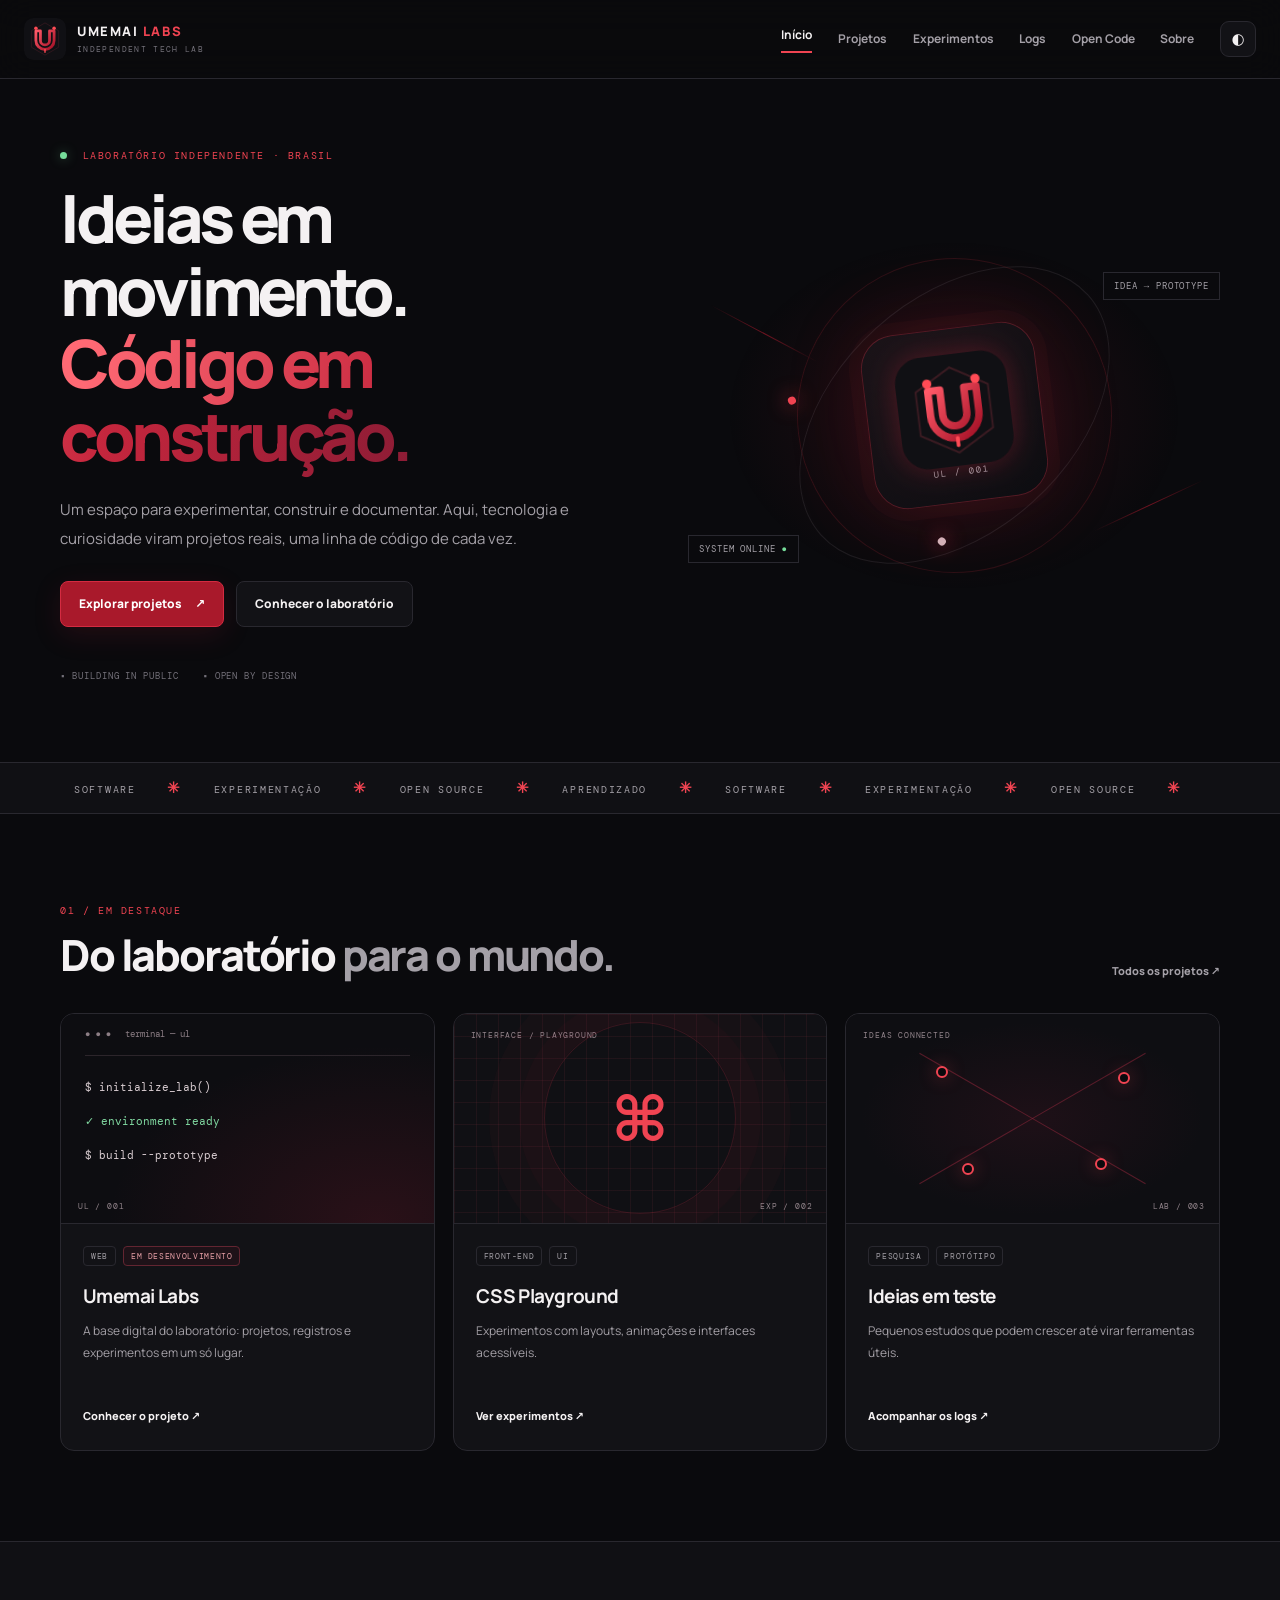
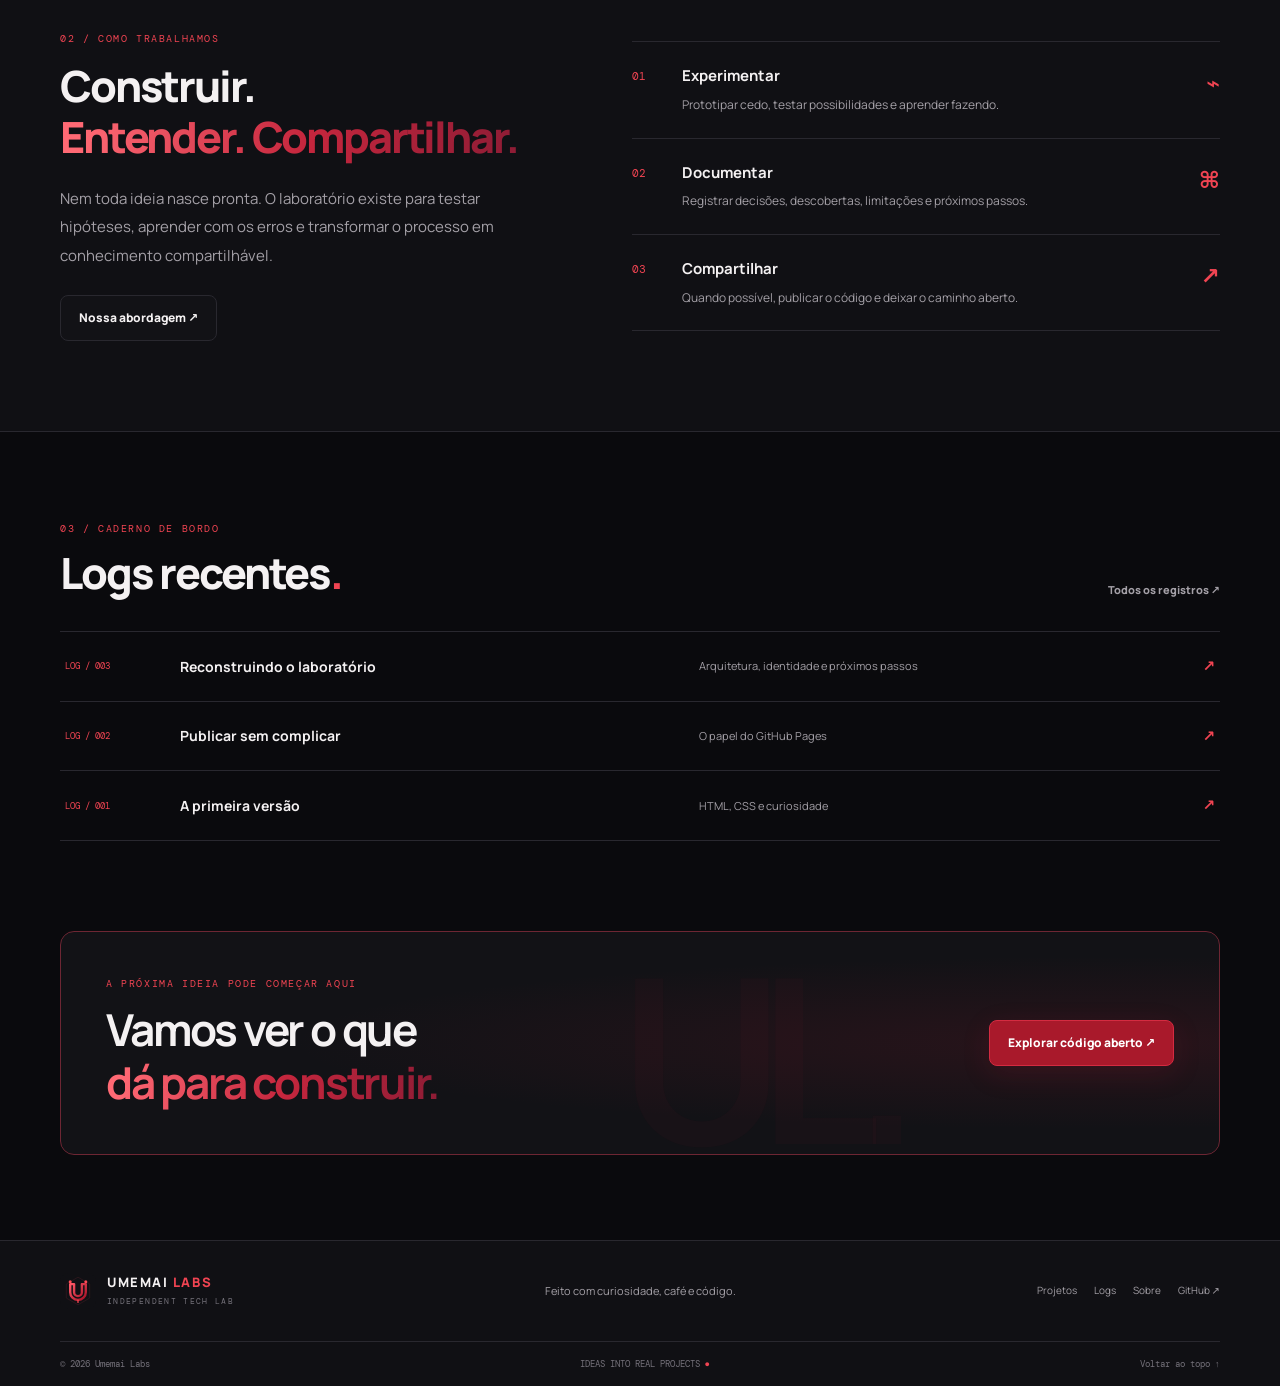
<file: index.html>
<!doctype html>
<html lang="pt-BR"><head>
<meta charset="utf-8"><meta name="viewport" content="width=device-width, initial-scale=1">
<meta name="theme-color" content="#0a0a0d"><meta name="description" content="Umemai Labs: laboratório independente de tecnologia, experimentos e projetos reais.">
<meta property="og:title" content="Umemai Labs | Ideias em movimento"><meta property="og:description" content="Tecnologia, experimentação e projetos reais.">
<title>Umemai Labs — Ideias em movimento</title><link rel="icon" href="assets/logo.svg" type="image/svg+xml"><link rel="stylesheet" href="assets/css/styles.css"><script src="assets/js/main.js" defer></script>
</head><body><a class="skip-link" href="#conteudo">Pular para o conteúdo</a>
<header class="site-header"><div class="header-inner"><a class="brand" href="index.html"><img src="assets/logo.svg" alt="" width="42" height="42"><span>UMEMAI<span class="red"> LABS</span><small>INDEPENDENT TECH LAB</small></span></a><button class="menu-toggle" aria-expanded="false" aria-controls="site-nav" aria-label="Abrir menu"><i></i><i></i><i></i></button><nav id="site-nav" class="site-nav" aria-label="Navegação principal"><a class="active" href="index.html">Início</a><a href="projects.html">Projetos</a><a href="experiments.html">Experimentos</a><a href="logs.html">Logs</a><a href="open-code.html">Open Code</a><a href="about.html">Sobre</a><button class="theme-toggle" aria-label="Alternar tema" title="Alternar tema">◐</button></nav></div></header>
<main id="conteudo">
<section class="hero container"><div class="hero-copy"><p class="eyebrow"><span class="dot"></span> LABORATÓRIO INDEPENDENTE · BRASIL</p><h1>Ideias em movimento.<br><span class="gradient">Código em construção.</span></h1><p class="lede">Um espaço para experimentar, construir e documentar. Aqui, tecnologia e curiosidade viram projetos reais, uma linha de código de cada vez.</p><div class="actions"><a class="btn primary" href="projects.html">Explorar projetos <span>↗</span></a><a class="btn ghost" href="about.html">Conhecer o laboratório</a></div><div class="meta"><span>▪ BUILDING IN PUBLIC</span><span>▪ OPEN BY DESIGN</span></div></div>
<div class="hero-art" aria-label="Ilustração abstrata de circuitos"><div class="orbit one"></div><div class="orbit two"></div><div class="core"><img src="assets/logo.svg" alt="" width="112" height="112"><span>UL / 001</span></div><span class="art-label top">IDEA → PROTOTYPE</span><span class="art-label bottom">SYSTEM ONLINE <b>●</b></span><i class="circuit ca"></i><i class="circuit cb"></i></div></section>
<div class="ticker"><div>SOFTWARE <b>✳</b> EXPERIMENTAÇÃO <b>✳</b> OPEN SOURCE <b>✳</b> APRENDIZADO <b>✳</b> SOFTWARE <b>✳</b> EXPERIMENTAÇÃO <b>✳</b> OPEN SOURCE <b>✳</b></div></div>
<section class="section container"><div class="section-heading"><div><p class="eyebrow">01 / EM DESTAQUE</p><h2>Do laboratório <span class="muted">para o mundo.</span></h2></div><a class="text-link" href="projects.html">Todos os projetos ↗</a></div>
<div class="project-grid">
<article class="project-card"><div class="visual terminal"><div class="window">● ● ● <span>terminal — ul</span></div><p>$ initialize_lab()</p><p class="green">✓ environment ready</p><p>$ build --prototype</p><small>UL / 001</small></div><div class="project-info"><div class="tags"><span>WEB</span><span class="status">EM DESENVOLVIMENTO</span></div><h3>Umemai Labs</h3><p>A base digital do laboratório: projetos, registros e experimentos em um só lugar.</p><a class="card-link" href="about.html">Conhecer o projeto ↗</a></div></article>
<article class="project-card"><div class="visual grid-art"><strong>⌘</strong><small>INTERFACE / PLAYGROUND</small><em>EXP / 002</em></div><div class="project-info"><div class="tags"><span>FRONT-END</span><span>UI</span></div><h3>CSS Playground</h3><p>Experimentos com layouts, animações e interfaces acessíveis.</p><a class="card-link" href="experiments.html">Ver experimentos ↗</a></div></article>
<article class="project-card"><div class="visual network"><i></i><i></i><i></i><i></i><small>IDEAS CONNECTED</small><em>LAB / 003</em></div><div class="project-info"><div class="tags"><span>PESQUISA</span><span>PROTÓTIPO</span></div><h3>Ideias em teste</h3><p>Pequenos estudos que podem crescer até virar ferramentas úteis.</p><a class="card-link" href="logs.html">Acompanhar os logs ↗</a></div></article>
</div></section>
<section class="section alt"><div class="container split"><div><p class="eyebrow">02 / COMO TRABALHAMOS</p><h2>Construir.<br><span class="gradient">Entender. Compartilhar.</span></h2><p class="lede">Nem toda ideia nasce pronta. O laboratório existe para testar hipóteses, aprender com os erros e transformar o processo em conhecimento compartilhável.</p><a class="btn ghost" href="about.html">Nossa abordagem ↗</a></div><div class="principles"><article><span>01</span><div><h3>Experimentar</h3><p>Prototipar cedo, testar possibilidades e aprender fazendo.</p></div><b>⌁</b></article><article><span>02</span><div><h3>Documentar</h3><p>Registrar decisões, descobertas, limitações e próximos passos.</p></div><b>⌘</b></article><article><span>03</span><div><h3>Compartilhar</h3><p>Quando possível, publicar o código e deixar o caminho aberto.</p></div><b>↗</b></article></div></div></section>
<section class="section container"><div class="section-heading"><div><p class="eyebrow">03 / CADERNO DE BORDO</p><h2>Logs recentes<span class="red">.</span></h2></div><a class="text-link" href="logs.html">Todos os registros ↗</a></div><div class="log-list"><a class="log-row" href="logs.html#log-03"><span>LOG / 003</span><strong>Reconstruindo o laboratório</strong><small>Arquitetura, identidade e próximos passos</small><b>↗</b></a><a class="log-row" href="logs.html#log-02"><span>LOG / 002</span><strong>Publicar sem complicar</strong><small>O papel do GitHub Pages</small><b>↗</b></a><a class="log-row" href="logs.html#log-01"><span>LOG / 001</span><strong>A primeira versão</strong><small>HTML, CSS e curiosidade</small><b>↗</b></a></div></section>
<section class="container cta"><div><p class="eyebrow">A PRÓXIMA IDEIA PODE COMEÇAR AQUI</p><h2>Vamos ver o que<br><span class="gradient">dá para construir.</span></h2></div><a class="btn primary" href="open-code.html">Explorar código aberto ↗</a><b class="watermark">UL.</b></section>
</main><footer class="footer"><div class="container footer-main"><a class="brand" href="index.html"><img src="assets/logo.svg" alt="" width="36" height="36"><span>UMEMAI<span class="red"> LABS</span><small>INDEPENDENT TECH LAB</small></span></a><p>Feito com curiosidade, café e código.</p><div class="footer-links"><a href="projects.html">Projetos</a><a href="logs.html">Logs</a><a href="about.html">Sobre</a><a href="https://github.com/HastianTorres/Umemai-Labs" target="_blank" rel="noopener noreferrer">GitHub ↗</a></div></div><div class="container footer-bottom"><span>© <span data-year>2026</span> Umemai Labs</span><span>IDEAS INTO REAL PROJECTS <b>●</b></span><a href="#conteudo">Voltar ao topo ↑</a></div></footer></body></html>
</file>
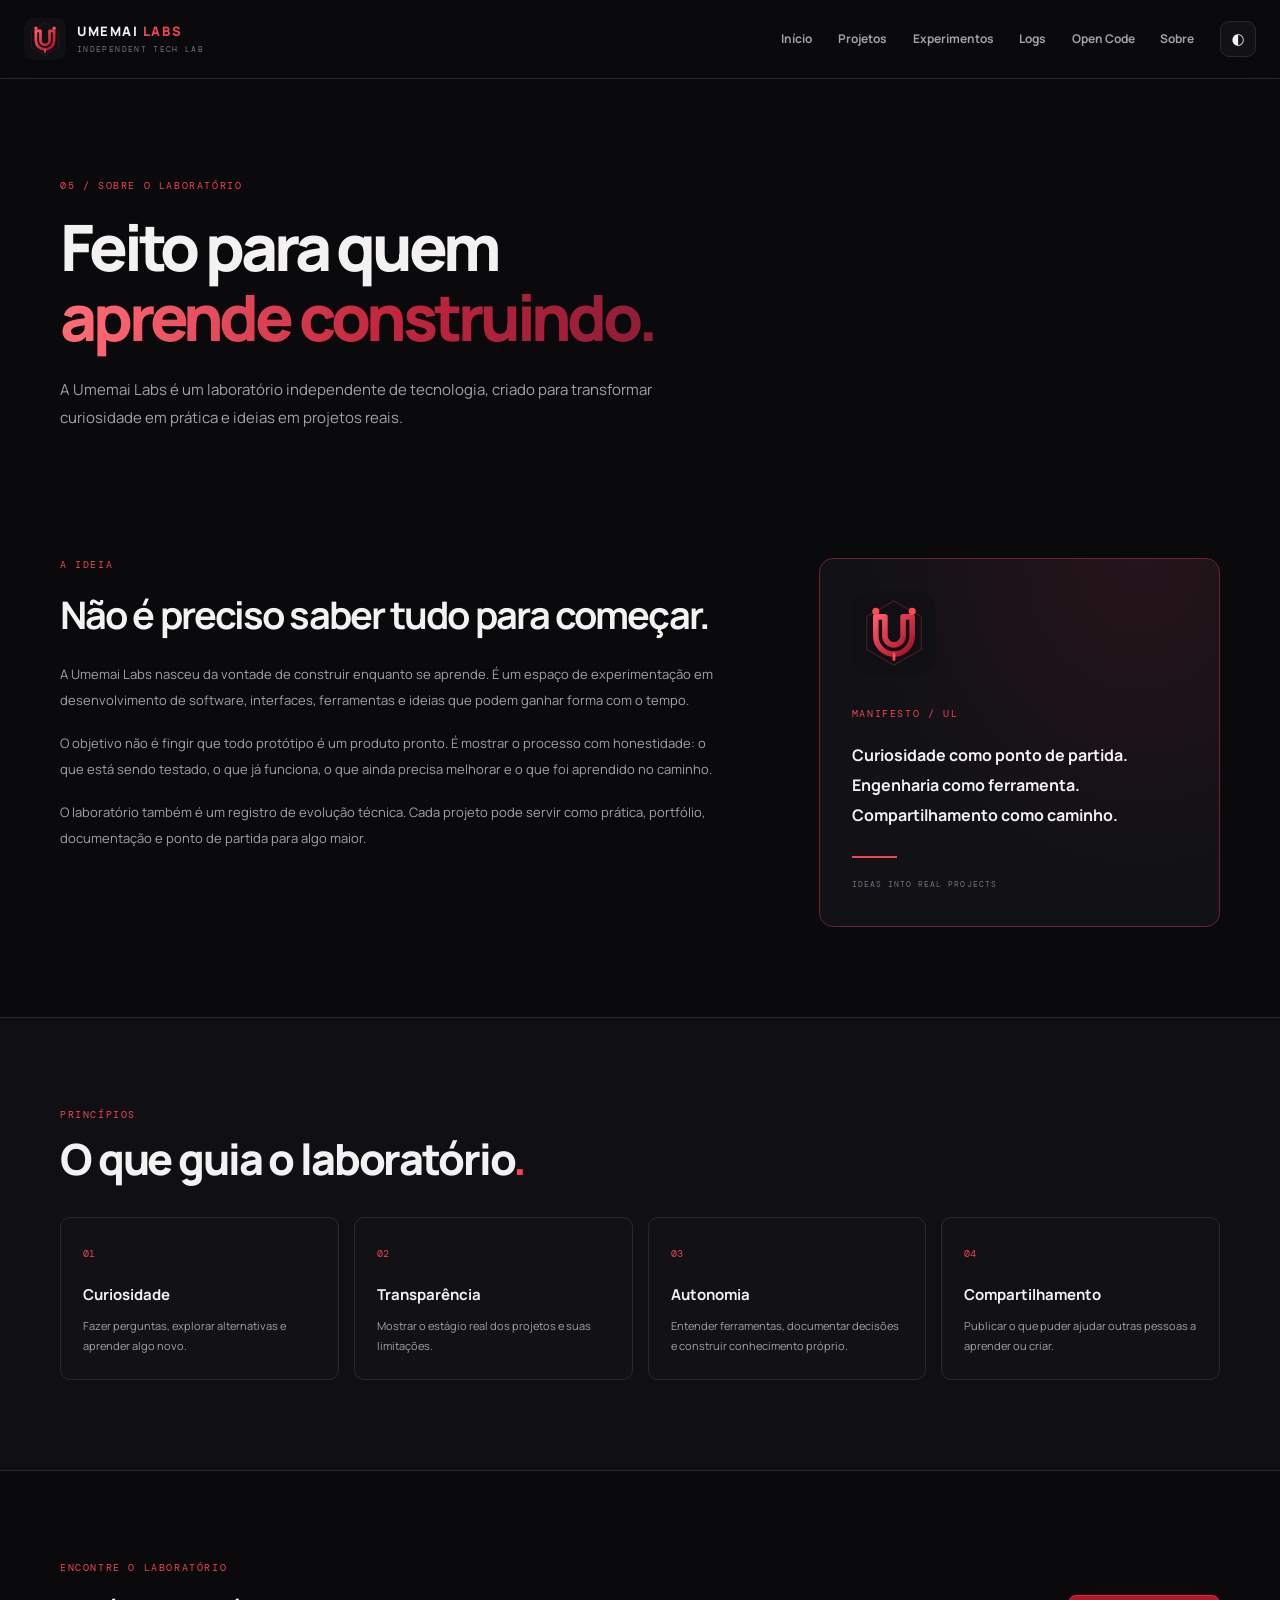
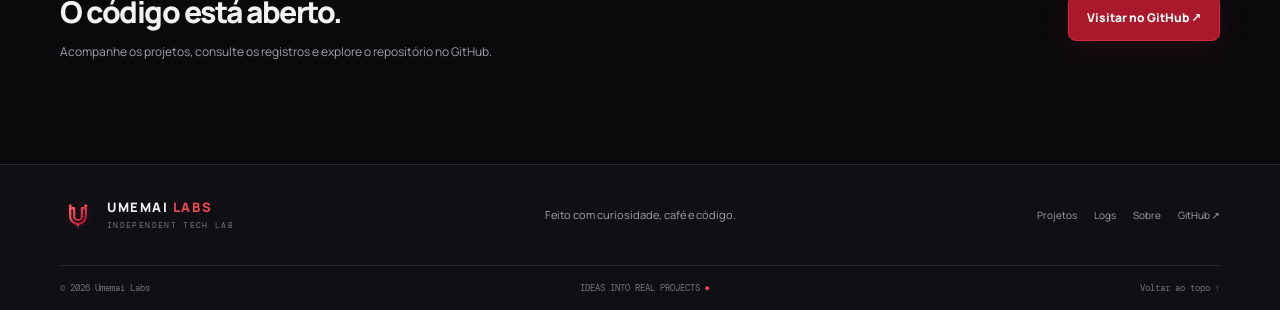
<file: about.html>
<!doctype html><html lang="pt-BR"><head><meta charset="utf-8"><meta name="viewport" content="width=device-width, initial-scale=1"><meta name="description" content="Conheça a proposta, os princípios e a história da Umemai Labs."><title>Sobre — Umemai Labs</title><link rel="icon" href="assets/logo.svg" type="image/svg+xml"><link rel="stylesheet" href="assets/css/styles.css"><script src="assets/js/main.js" defer></script></head><body><a class="skip-link" href="#conteudo">Pular para o conteúdo</a><header class="site-header"><div class="header-inner"><a class="brand" href="index.html"><img src="assets/logo.svg" alt="" width="42" height="42"><span>UMEMAI<span class="red"> LABS</span><small>INDEPENDENT TECH LAB</small></span></a><button class="menu-toggle" aria-expanded="false" aria-controls="site-nav" aria-label="Abrir menu"><i></i><i></i><i></i></button><nav id="site-nav" class="site-nav" aria-label="Navegação principal"><a href="index.html">Início</a><a href="projects.html">Projetos</a><a href="experiments.html">Experimentos</a><a href="logs.html">Logs</a><a href="open-code.html">Open Code</a><a href="about.html">Sobre</a><button class="theme-toggle" aria-label="Alternar tema" title="Alternar tema">◐</button></nav></div></header><main id="conteudo"><section class="page-hero container"><p class="eyebrow">05 / SOBRE O LABORATÓRIO</p><h1>Feito para quem<br><span class="gradient">aprende construindo.</span></h1><p>A Umemai Labs é um laboratório independente de tecnologia, criado para transformar curiosidade em prática e ideias em projetos reais.</p></section><section class="container section about-layout"><div><p class="eyebrow">A IDEIA</p><h2>Não é preciso saber tudo para começar.</h2><p>A Umemai Labs nasceu da vontade de construir enquanto se aprende. É um espaço de experimentação em desenvolvimento de software, interfaces, ferramentas e ideias que podem ganhar forma com o tempo.</p><p>O objetivo não é fingir que todo protótipo é um produto pronto. É mostrar o processo com honestidade: o que está sendo testado, o que já funciona, o que ainda precisa melhorar e o que foi aprendido no caminho.</p><p>O laboratório também é um registro de evolução técnica. Cada projeto pode servir como prática, portfólio, documentação e ponto de partida para algo maior.</p></div><aside class="manifesto"><img src="assets/logo.svg" alt="" width="84" height="84"><p class="eyebrow">MANIFESTO / UL</p><blockquote>Curiosidade como ponto de partida.<br>Engenharia como ferramenta.<br>Compartilhamento como caminho.</blockquote><hr><small>IDEAS INTO REAL PROJECTS</small></aside></section><section class="section alt"><div class="container"><div class="section-heading"><div><p class="eyebrow">PRINCÍPIOS</p><h2>O que guia o laboratório<span class="red">.</span></h2></div></div><div class="values"><article><span>01</span><h3>Curiosidade</h3><p>Fazer perguntas, explorar alternativas e aprender algo novo.</p></article><article><span>02</span><h3>Transparência</h3><p>Mostrar o estágio real dos projetos e suas limitações.</p></article><article><span>03</span><h3>Autonomia</h3><p>Entender ferramentas, documentar decisões e construir conhecimento próprio.</p></article><article><span>04</span><h3>Compartilhamento</h3><p>Publicar o que puder ajudar outras pessoas a aprender ou criar.</p></article></div></div></section><section class="container section contact"><div><p class="eyebrow">ENCONTRE O LABORATÓRIO</p><h2>O código está aberto.</h2><p>Acompanhe os projetos, consulte os registros e explore o repositório no GitHub.</p></div><a class="btn primary" href="https://github.com/HastianTorres/Umemai-Labs" target="_blank" rel="noopener noreferrer">Visitar no GitHub ↗</a></section></main><footer class="footer"><div class="container footer-main"><a class="brand" href="index.html"><img src="assets/logo.svg" alt="" width="36" height="36"><span>UMEMAI<span class="red"> LABS</span><small>INDEPENDENT TECH LAB</small></span></a><p>Feito com curiosidade, café e código.</p><div class="footer-links"><a href="projects.html">Projetos</a><a href="logs.html">Logs</a><a href="about.html">Sobre</a><a href="https://github.com/HastianTorres/Umemai-Labs" target="_blank" rel="noopener noreferrer">GitHub ↗</a></div></div><div class="container footer-bottom"><span>© <span data-year>2026</span> Umemai Labs</span><span>IDEAS INTO REAL PROJECTS <b>●</b></span><a href="#conteudo">Voltar ao topo ↑</a></div></footer></body></html>
</file>
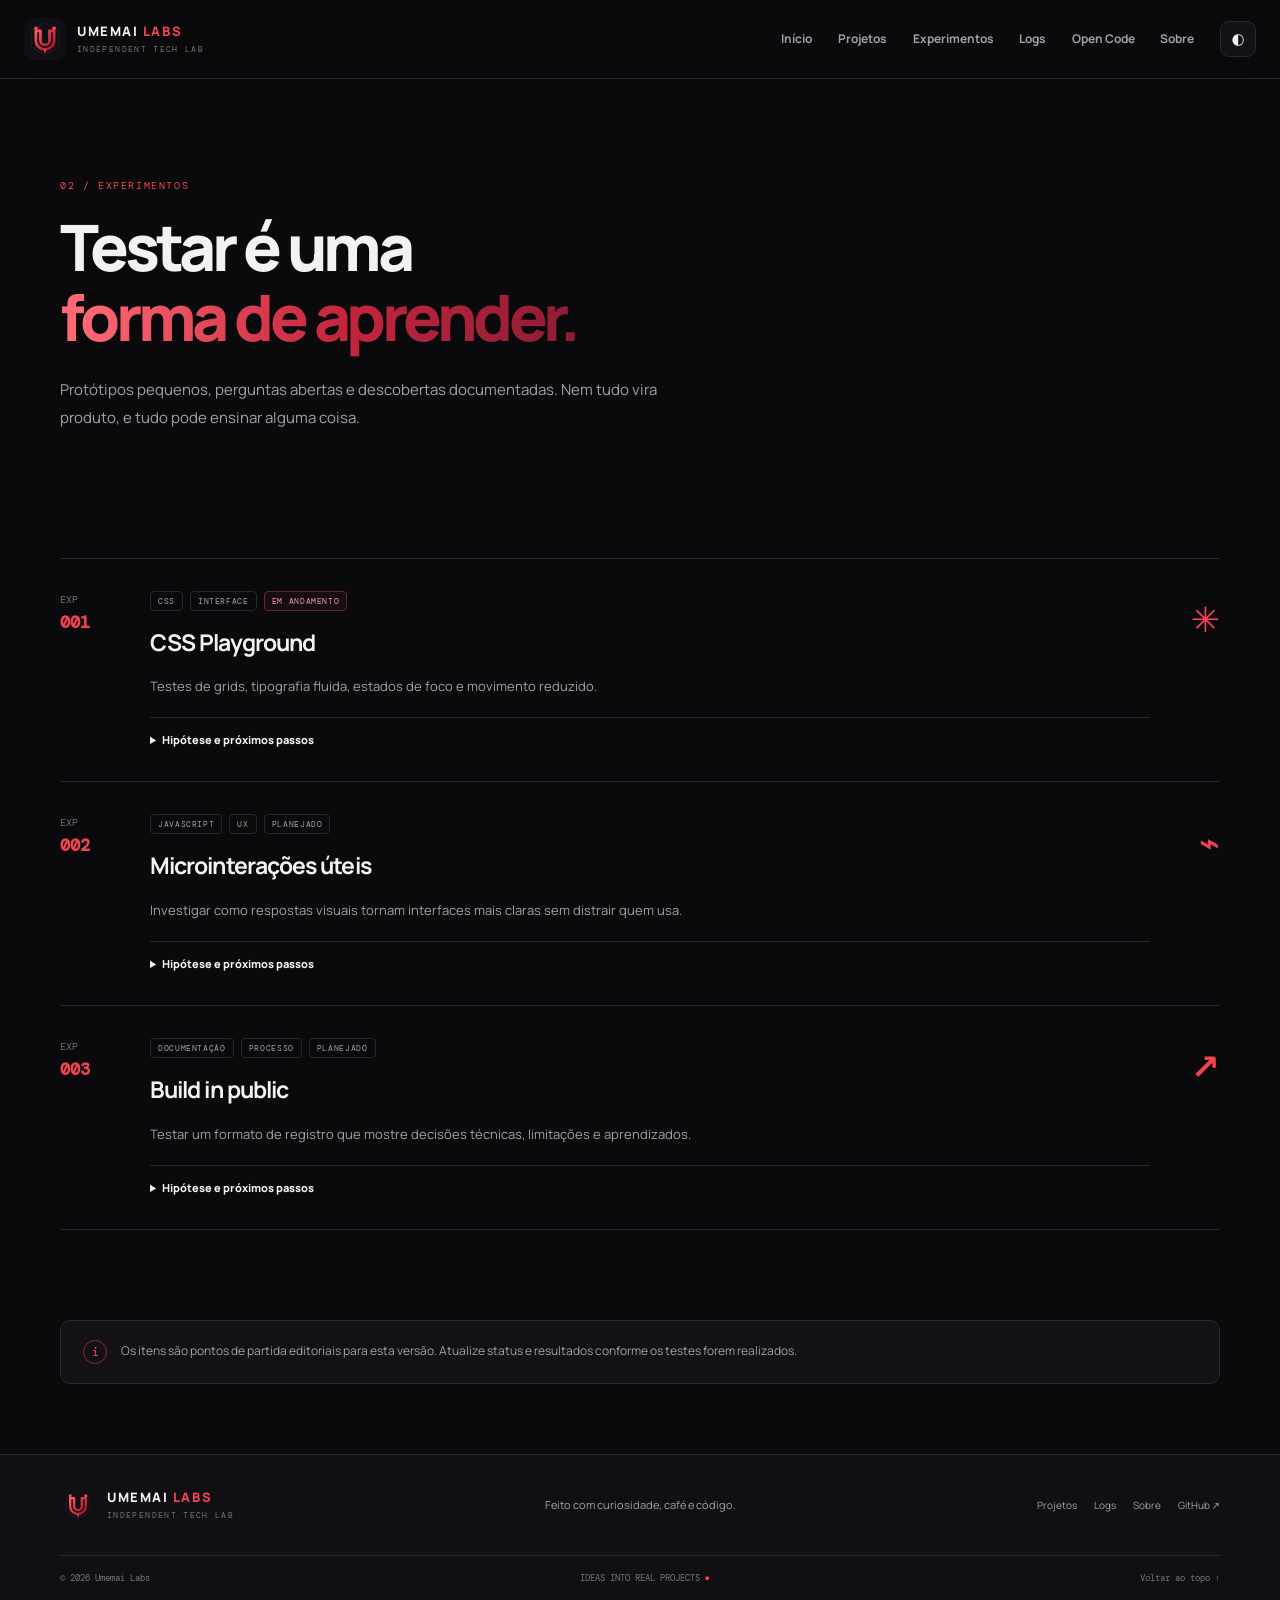
<file: experiments.html>
<!doctype html><html lang="pt-BR"><head><meta charset="utf-8"><meta name="viewport" content="width=device-width, initial-scale=1"><meta name="description" content="Experimentos de desenvolvimento e estudos da Umemai Labs."><title>Experimentos — Umemai Labs</title><link rel="icon" href="assets/logo.svg" type="image/svg+xml"><link rel="stylesheet" href="assets/css/styles.css"><script src="assets/js/main.js" defer></script></head><body><a class="skip-link" href="#conteudo">Pular para o conteúdo</a><header class="site-header"><div class="header-inner"><a class="brand" href="index.html"><img src="assets/logo.svg" alt="" width="42" height="42"><span>UMEMAI<span class="red"> LABS</span><small>INDEPENDENT TECH LAB</small></span></a><button class="menu-toggle" aria-expanded="false" aria-controls="site-nav" aria-label="Abrir menu"><i></i><i></i><i></i></button><nav id="site-nav" class="site-nav" aria-label="Navegação principal"><a href="index.html">Início</a><a href="projects.html">Projetos</a><a href="experiments.html">Experimentos</a><a href="logs.html">Logs</a><a href="open-code.html">Open Code</a><a href="about.html">Sobre</a><button class="theme-toggle" aria-label="Alternar tema" title="Alternar tema">◐</button></nav></div></header><main id="conteudo"><section class="page-hero container"><p class="eyebrow">02 / EXPERIMENTOS</p><h1>Testar é uma<br><span class="gradient">forma de aprender.</span></h1><p>Protótipos pequenos, perguntas abertas e descobertas documentadas. Nem tudo vira produto, e tudo pode ensinar alguma coisa.</p></section><section class="container section"><div class="experiment-list">
<article class="experiment"><div class="exp-index">EXP<br><strong>001</strong></div><div><div class="tags"><span>CSS</span><span>INTERFACE</span><span class="status">EM ANDAMENTO</span></div><h2>CSS Playground</h2><p>Testes de grids, tipografia fluida, estados de foco e movimento reduzido.</p><details><summary>Hipótese e próximos passos</summary><p>Hipótese: componentes consistentes reduzem retrabalho. Próximos passos: experimentar cartões, navegação mobile e tokens de design.</p></details></div><b class="exp-mark">✳</b></article>
<article class="experiment"><div class="exp-index">EXP<br><strong>002</strong></div><div><div class="tags"><span>JAVASCRIPT</span><span>UX</span><span>PLANEJADO</span></div><h2>Microinterações úteis</h2><p>Investigar como respostas visuais tornam interfaces mais claras sem distrair quem usa.</p><details><summary>Hipótese e próximos passos</summary><p>Hipótese: feedback claro torna ações previsíveis. Próximos passos: prototipar estados de carregamento, mensagens de sucesso e validação acessível.</p></details></div><b class="exp-mark">⌁</b></article>
<article class="experiment"><div class="exp-index">EXP<br><strong>003</strong></div><div><div class="tags"><span>DOCUMENTAÇÃO</span><span>PROCESSO</span><span>PLANEJADO</span></div><h2>Build in public</h2><p>Testar um formato de registro que mostre decisões técnicas, limitações e aprendizados.</p><details><summary>Hipótese e próximos passos</summary><p>Hipótese: documentar enquanto se constrói melhora a manutenção. Próximos passos: manter logs datados e relacioná-los a commits relevantes.</p></details></div><b class="exp-mark">↗</b></article>
</div></section><section class="container note"><b>i</b><p>Os itens são pontos de partida editoriais para esta versão. Atualize status e resultados conforme os testes forem realizados.</p></section></main><footer class="footer"><div class="container footer-main"><a class="brand" href="index.html"><img src="assets/logo.svg" alt="" width="36" height="36"><span>UMEMAI<span class="red"> LABS</span><small>INDEPENDENT TECH LAB</small></span></a><p>Feito com curiosidade, café e código.</p><div class="footer-links"><a href="projects.html">Projetos</a><a href="logs.html">Logs</a><a href="about.html">Sobre</a><a href="https://github.com/HastianTorres/Umemai-Labs" target="_blank" rel="noopener noreferrer">GitHub ↗</a></div></div><div class="container footer-bottom"><span>© <span data-year>2026</span> Umemai Labs</span><span>IDEAS INTO REAL PROJECTS <b>●</b></span><a href="#conteudo">Voltar ao topo ↑</a></div></footer></body></html>
</file>
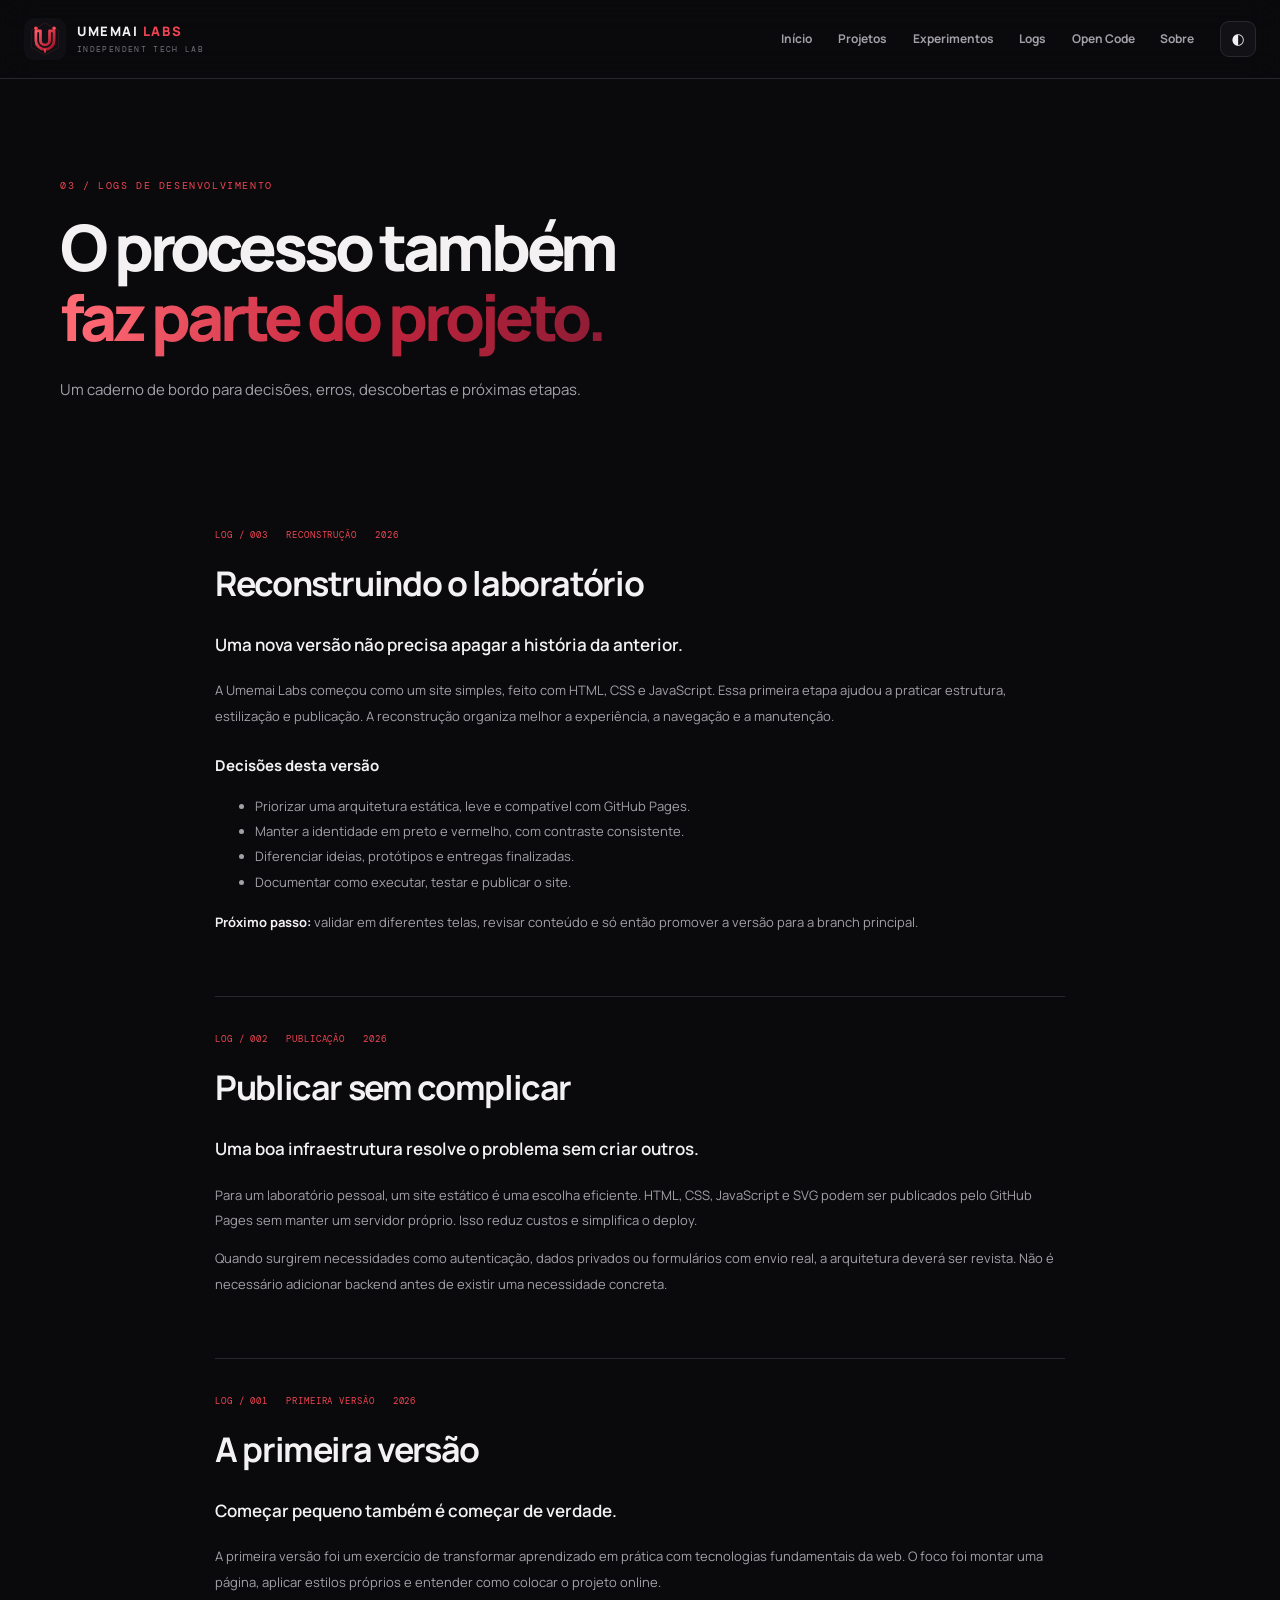
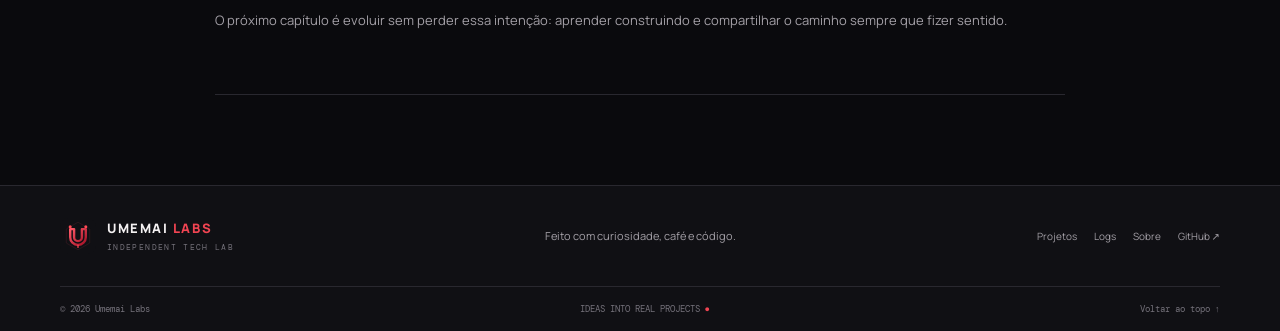
<file: logs.html>
<!doctype html><html lang="pt-BR"><head><meta charset="utf-8"><meta name="viewport" content="width=device-width, initial-scale=1"><meta name="description" content="Diário de desenvolvimento e decisões técnicas da Umemai Labs."><title>Logs — Umemai Labs</title><link rel="icon" href="assets/logo.svg" type="image/svg+xml"><link rel="stylesheet" href="assets/css/styles.css"><script src="assets/js/main.js" defer></script></head><body><a class="skip-link" href="#conteudo">Pular para o conteúdo</a><header class="site-header"><div class="header-inner"><a class="brand" href="index.html"><img src="assets/logo.svg" alt="" width="42" height="42"><span>UMEMAI<span class="red"> LABS</span><small>INDEPENDENT TECH LAB</small></span></a><button class="menu-toggle" aria-expanded="false" aria-controls="site-nav" aria-label="Abrir menu"><i></i><i></i><i></i></button><nav id="site-nav" class="site-nav" aria-label="Navegação principal"><a href="index.html">Início</a><a href="projects.html">Projetos</a><a href="experiments.html">Experimentos</a><a href="logs.html">Logs</a><a href="open-code.html">Open Code</a><a href="about.html">Sobre</a><button class="theme-toggle" aria-label="Alternar tema" title="Alternar tema">◐</button></nav></div></header><main id="conteudo"><section class="page-hero container"><p class="eyebrow">03 / LOGS DE DESENVOLVIMENTO</p><h1>O processo também<br><span class="gradient">faz parte do projeto.</span></h1><p>Um caderno de bordo para decisões, erros, descobertas e próximas etapas.</p></section><section class="container section article-list">
<article class="log-article" id="log-03"><div class="log-meta"><span>LOG / 003</span><span>RECONSTRUÇÃO</span><span>2026</span></div><h2>Reconstruindo o laboratório</h2><p class="intro">Uma nova versão não precisa apagar a história da anterior.</p><p>A Umemai Labs começou como um site simples, feito com HTML, CSS e JavaScript. Essa primeira etapa ajudou a praticar estrutura, estilização e publicação. A reconstrução organiza melhor a experiência, a navegação e a manutenção.</p><h3>Decisões desta versão</h3><ul><li>Priorizar uma arquitetura estática, leve e compatível com GitHub Pages.</li><li>Manter a identidade em preto e vermelho, com contraste consistente.</li><li>Diferenciar ideias, protótipos e entregas finalizadas.</li><li>Documentar como executar, testar e publicar o site.</li></ul><p><strong>Próximo passo:</strong> validar em diferentes telas, revisar conteúdo e só então promover a versão para a branch principal.</p></article>
<article class="log-article" id="log-02"><div class="log-meta"><span>LOG / 002</span><span>PUBLICAÇÃO</span><span>2026</span></div><h2>Publicar sem complicar</h2><p class="intro">Uma boa infraestrutura resolve o problema sem criar outros.</p><p>Para um laboratório pessoal, um site estático é uma escolha eficiente. HTML, CSS, JavaScript e SVG podem ser publicados pelo GitHub Pages sem manter um servidor próprio. Isso reduz custos e simplifica o deploy.</p><p>Quando surgirem necessidades como autenticação, dados privados ou formulários com envio real, a arquitetura deverá ser revista. Não é necessário adicionar backend antes de existir uma necessidade concreta.</p></article>
<article class="log-article" id="log-01"><div class="log-meta"><span>LOG / 001</span><span>PRIMEIRA VERSÃO</span><span>2026</span></div><h2>A primeira versão</h2><p class="intro">Começar pequeno também é começar de verdade.</p><p>A primeira versão foi um exercício de transformar aprendizado em prática com tecnologias fundamentais da web. O foco foi montar uma página, aplicar estilos próprios e entender como colocar o projeto online.</p><p>O próximo capítulo é evoluir sem perder essa intenção: aprender construindo e compartilhar o caminho sempre que fizer sentido.</p></article></section></main><footer class="footer"><div class="container footer-main"><a class="brand" href="index.html"><img src="assets/logo.svg" alt="" width="36" height="36"><span>UMEMAI<span class="red"> LABS</span><small>INDEPENDENT TECH LAB</small></span></a><p>Feito com curiosidade, café e código.</p><div class="footer-links"><a href="projects.html">Projetos</a><a href="logs.html">Logs</a><a href="about.html">Sobre</a><a href="https://github.com/HastianTorres/Umemai-Labs" target="_blank" rel="noopener noreferrer">GitHub ↗</a></div></div><div class="container footer-bottom"><span>© <span data-year>2026</span> Umemai Labs</span><span>IDEAS INTO REAL PROJECTS <b>●</b></span><a href="#conteudo">Voltar ao topo ↑</a></div></footer></body></html>
</file>
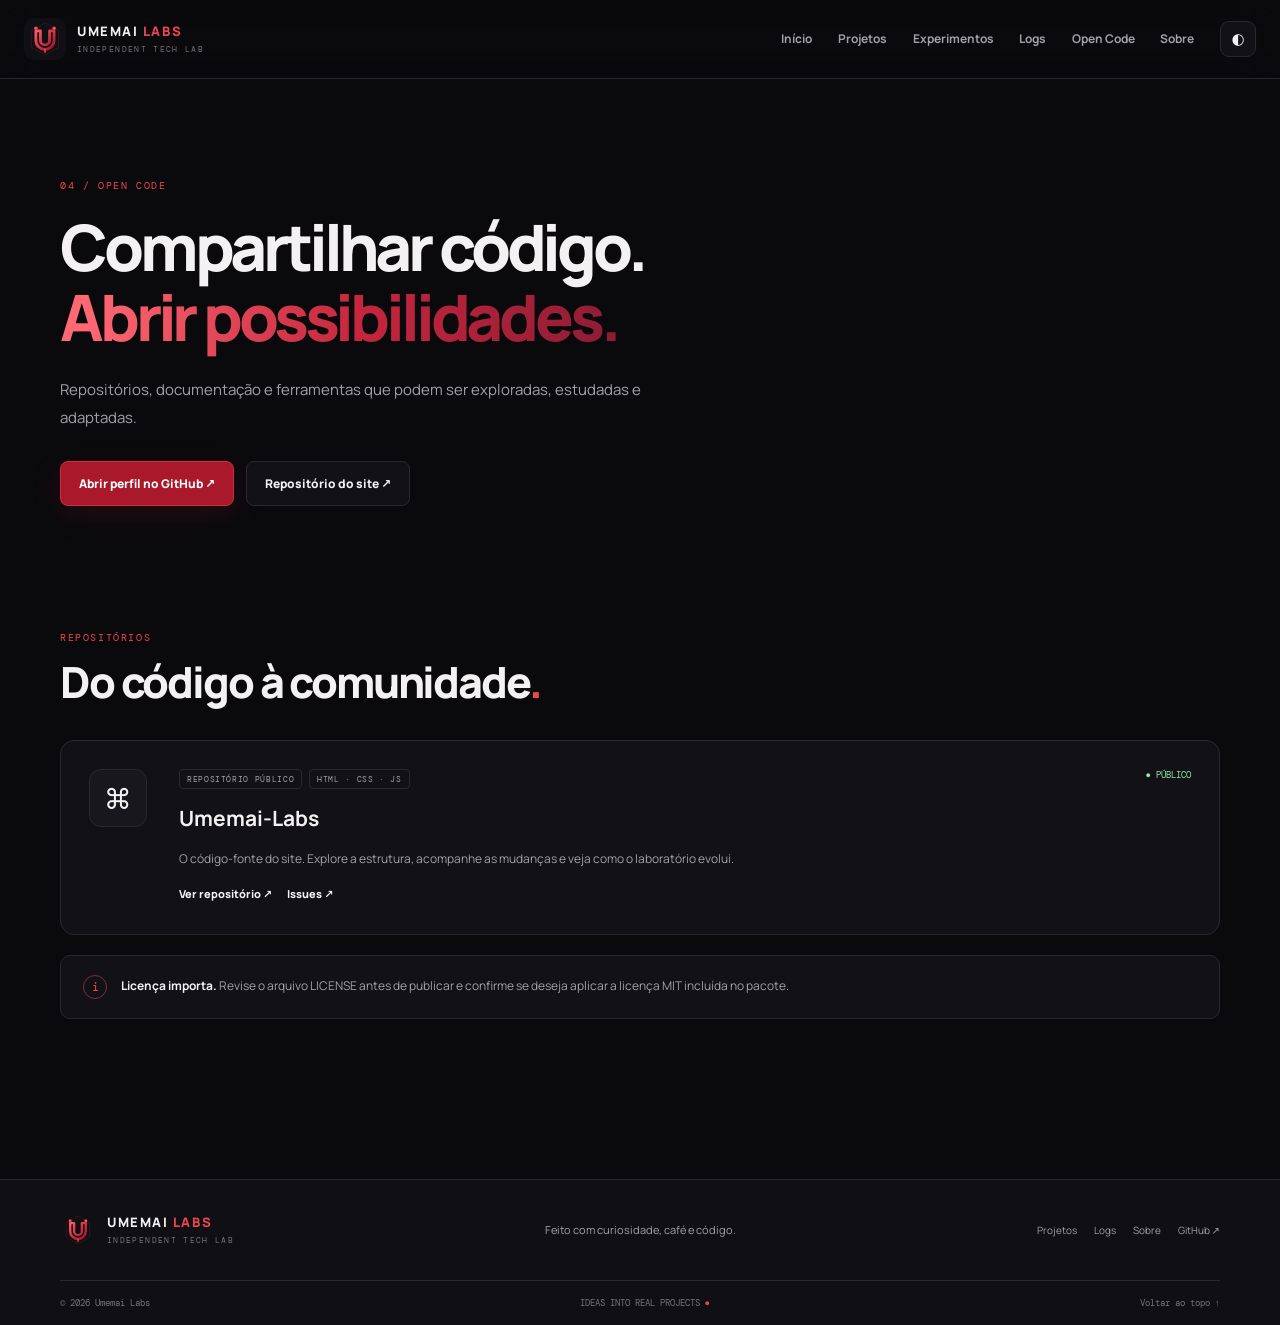
<file: open-code.html>
<!doctype html><html lang="pt-BR"><head><meta charset="utf-8"><meta name="viewport" content="width=device-width, initial-scale=1"><meta name="description" content="Código aberto e repositórios da Umemai Labs."><title>Open Code — Umemai Labs</title><link rel="icon" href="assets/logo.svg" type="image/svg+xml"><link rel="stylesheet" href="assets/css/styles.css"><script src="assets/js/main.js" defer></script></head><body><a class="skip-link" href="#conteudo">Pular para o conteúdo</a><header class="site-header"><div class="header-inner"><a class="brand" href="index.html"><img src="assets/logo.svg" alt="" width="42" height="42"><span>UMEMAI<span class="red"> LABS</span><small>INDEPENDENT TECH LAB</small></span></a><button class="menu-toggle" aria-expanded="false" aria-controls="site-nav" aria-label="Abrir menu"><i></i><i></i><i></i></button><nav id="site-nav" class="site-nav" aria-label="Navegação principal"><a href="index.html">Início</a><a href="projects.html">Projetos</a><a href="experiments.html">Experimentos</a><a href="logs.html">Logs</a><a href="open-code.html">Open Code</a><a href="about.html">Sobre</a><button class="theme-toggle" aria-label="Alternar tema" title="Alternar tema">◐</button></nav></div></header><main id="conteudo"><section class="page-hero container"><p class="eyebrow">04 / OPEN CODE</p><h1>Compartilhar código.<br><span class="gradient">Abrir possibilidades.</span></h1><p>Repositórios, documentação e ferramentas que podem ser exploradas, estudadas e adaptadas.</p><div class="actions"><a class="btn primary" href="https://github.com/HastianTorres" target="_blank" rel="noopener noreferrer">Abrir perfil no GitHub ↗</a><a class="btn ghost" href="https://github.com/HastianTorres/Umemai-Labs" target="_blank" rel="noopener noreferrer">Repositório do site ↗</a></div></section><section class="container section"><div class="section-heading"><div><p class="eyebrow">REPOSITÓRIOS</p><h2>Do código à comunidade<span class="red">.</span></h2></div></div><article class="repo"><div class="repo-icon">⌘</div><div><div class="tags"><span>REPOSITÓRIO PÚBLICO</span><span>HTML · CSS · JS</span></div><h2>Umemai-Labs</h2><p>O código-fonte do site. Explore a estrutura, acompanhe as mudanças e veja como o laboratório evolui.</p><a class="card-link" href="https://github.com/HastianTorres/Umemai-Labs" target="_blank" rel="noopener noreferrer">Ver repositório ↗</a>　<a class="card-link" href="https://github.com/HastianTorres/Umemai-Labs/issues" target="_blank" rel="noopener noreferrer">Issues ↗</a></div><span class="repo-status">● PÚBLICO</span></article><section class="note"><b>i</b><p><strong>Licença importa.</strong> Revise o arquivo LICENSE antes de publicar e confirme se deseja aplicar a licença MIT incluída no pacote.</p></section></section></main><footer class="footer"><div class="container footer-main"><a class="brand" href="index.html"><img src="assets/logo.svg" alt="" width="36" height="36"><span>UMEMAI<span class="red"> LABS</span><small>INDEPENDENT TECH LAB</small></span></a><p>Feito com curiosidade, café e código.</p><div class="footer-links"><a href="projects.html">Projetos</a><a href="logs.html">Logs</a><a href="about.html">Sobre</a><a href="https://github.com/HastianTorres/Umemai-Labs" target="_blank" rel="noopener noreferrer">GitHub ↗</a></div></div><div class="container footer-bottom"><span>© <span data-year>2026</span> Umemai Labs</span><span>IDEAS INTO REAL PROJECTS <b>●</b></span><a href="#conteudo">Voltar ao topo ↑</a></div></footer></body></html>
</file>
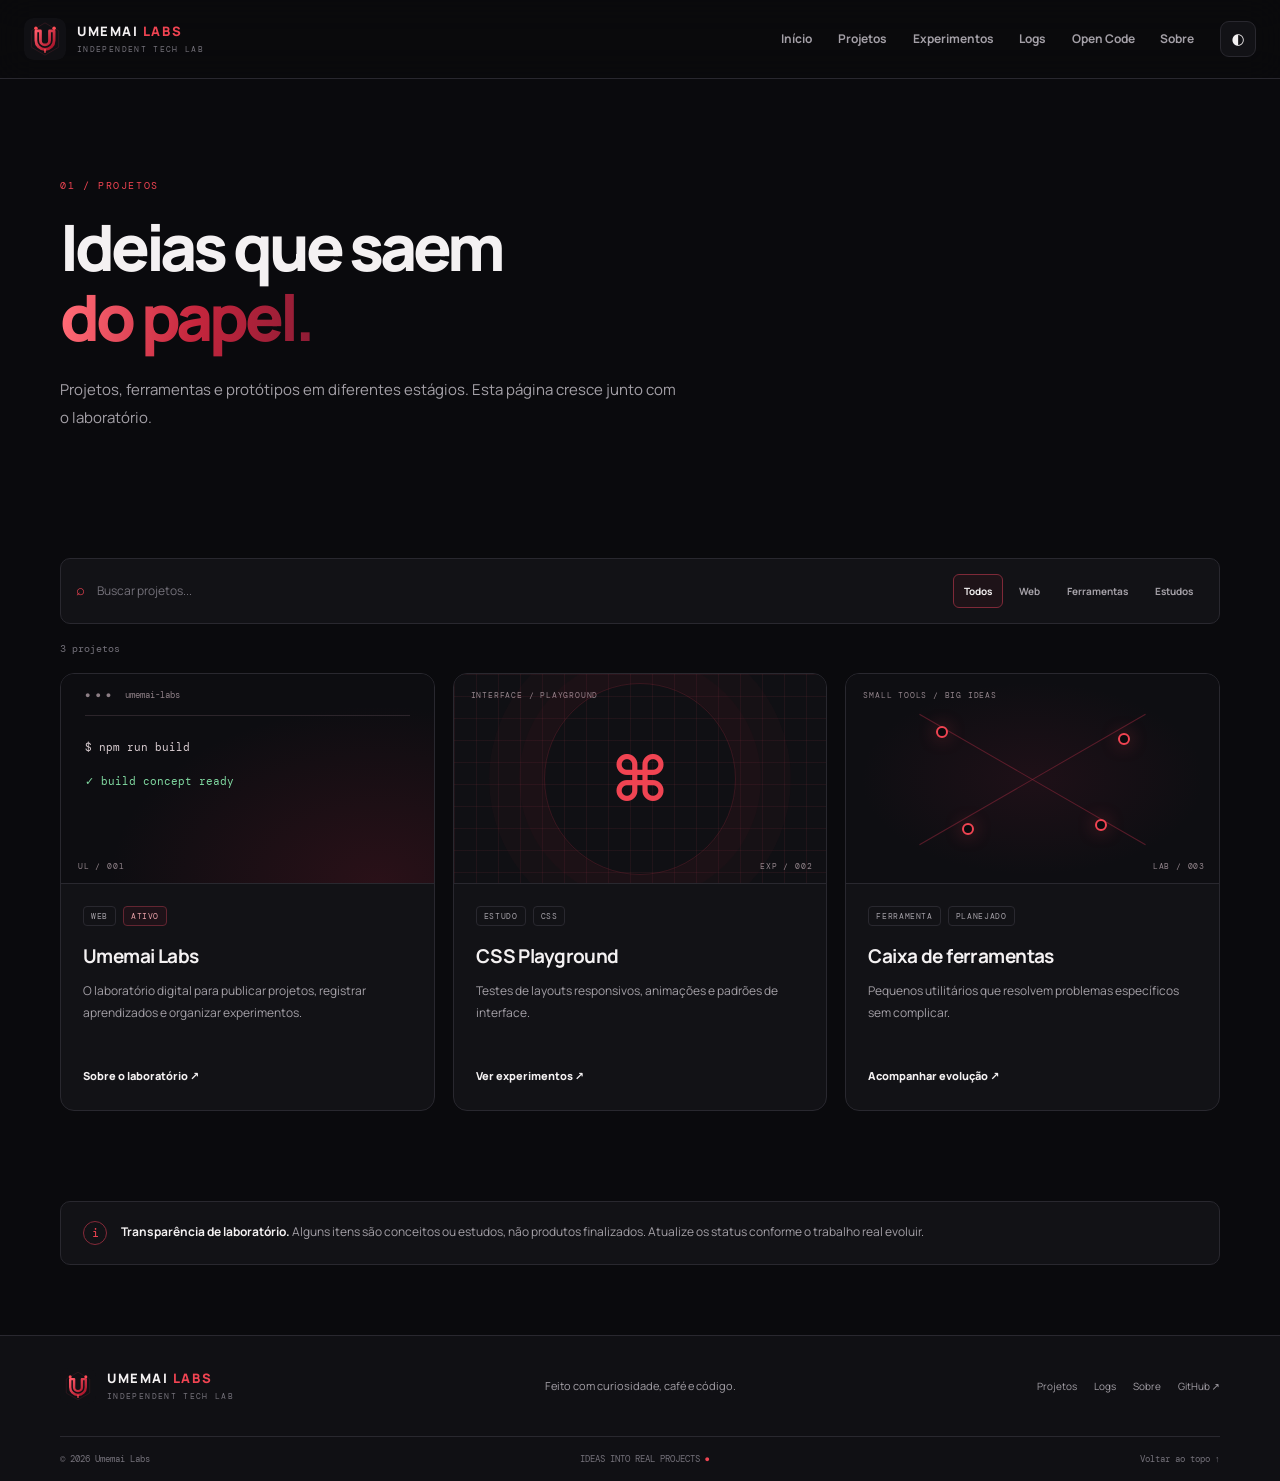
<file: projects.html>
<!doctype html><html lang="pt-BR"><head><meta charset="utf-8"><meta name="viewport" content="width=device-width, initial-scale=1"><meta name="description" content="Explore projetos e protótipos da Umemai Labs."><title>Projetos — Umemai Labs</title><link rel="icon" href="assets/logo.svg" type="image/svg+xml"><link rel="stylesheet" href="assets/css/styles.css"><script src="assets/js/main.js" defer></script></head><body><a class="skip-link" href="#conteudo">Pular para o conteúdo</a><header class="site-header"><div class="header-inner"><a class="brand" href="index.html"><img src="assets/logo.svg" alt="" width="42" height="42"><span>UMEMAI<span class="red"> LABS</span><small>INDEPENDENT TECH LAB</small></span></a><button class="menu-toggle" aria-expanded="false" aria-controls="site-nav" aria-label="Abrir menu"><i></i><i></i><i></i></button><nav id="site-nav" class="site-nav" aria-label="Navegação principal"><a href="index.html">Início</a><a href="projects.html">Projetos</a><a href="experiments.html">Experimentos</a><a href="logs.html">Logs</a><a href="open-code.html">Open Code</a><a href="about.html">Sobre</a><button class="theme-toggle" aria-label="Alternar tema" title="Alternar tema">◐</button></nav></div></header><main id="conteudo"><section class="page-hero container"><p class="eyebrow">01 / PROJETOS</p><h1>Ideias que saem<br><span class="gradient">do papel.</span></h1><p>Projetos, ferramentas e protótipos em diferentes estágios. Esta página cresce junto com o laboratório.</p></section><section class="container section"><div class="toolbar"><label class="search"><span>⌕</span><input id="project-search" type="search" placeholder="Buscar projetos..." aria-label="Buscar projetos"></label><div class="filters" role="group" aria-label="Filtrar por categoria"><button class="filter active" data-filter="todos" type="button">Todos</button><button class="filter" data-filter="web" type="button">Web</button><button class="filter" data-filter="ferramenta" type="button">Ferramentas</button><button class="filter" data-filter="estudo" type="button">Estudos</button></div></div><p id="project-count" class="count" aria-live="polite">3 projetos</p><div class="project-grid catalog" id="project-catalog">
<article class="project-card" data-category="web" data-search="umemai labs laboratório site portfólio web"><div class="visual terminal"><div class="window">● ● ● <span>umemai-labs</span></div><p>$ npm run build</p><p class="green">✓ build concept ready</p><small>UL / 001</small></div><div class="project-info"><div class="tags"><span>WEB</span><span class="status">ATIVO</span></div><h3>Umemai Labs</h3><p>O laboratório digital para publicar projetos, registrar aprendizados e organizar experimentos.</p><a class="card-link" href="about.html">Sobre o laboratório ↗</a></div></article>
<article class="project-card" data-category="estudo" data-search="css playground front end interface animações layouts"><div class="visual grid-art"><strong>⌘</strong><small>INTERFACE / PLAYGROUND</small><em>EXP / 002</em></div><div class="project-info"><div class="tags"><span>ESTUDO</span><span>CSS</span></div><h3>CSS Playground</h3><p>Testes de layouts responsivos, animações e padrões de interface.</p><a class="card-link" href="experiments.html">Ver experimentos ↗</a></div></article>
<article class="project-card" data-category="ferramenta" data-search="utilitários ferramentas web protótipo produtividade"><div class="visual network"><i></i><i></i><i></i><i></i><small>SMALL TOOLS / BIG IDEAS</small><em>LAB / 003</em></div><div class="project-info"><div class="tags"><span>FERRAMENTA</span><span>PLANEJADO</span></div><h3>Caixa de ferramentas</h3><p>Pequenos utilitários que resolvem problemas específicos sem complicar.</p><a class="card-link" href="logs.html">Acompanhar evolução ↗</a></div></article></div><div class="empty" id="project-empty" hidden><span>⌕</span><h2>Nenhum projeto encontrado</h2><p>Tente outra busca ou categoria.</p><button class="btn ghost" id="reset-project-filters" type="button">Limpar filtros</button></div></section><section class="container note"><b>i</b><p><strong>Transparência de laboratório.</strong> Alguns itens são conceitos ou estudos, não produtos finalizados. Atualize os status conforme o trabalho real evoluir.</p></section></main><footer class="footer"><div class="container footer-main"><a class="brand" href="index.html"><img src="assets/logo.svg" alt="" width="36" height="36"><span>UMEMAI<span class="red"> LABS</span><small>INDEPENDENT TECH LAB</small></span></a><p>Feito com curiosidade, café e código.</p><div class="footer-links"><a href="projects.html">Projetos</a><a href="logs.html">Logs</a><a href="about.html">Sobre</a><a href="https://github.com/HastianTorres/Umemai-Labs" target="_blank" rel="noopener noreferrer">GitHub ↗</a></div></div><div class="container footer-bottom"><span>© <span data-year>2026</span> Umemai Labs</span><span>IDEAS INTO REAL PROJECTS <b>●</b></span><a href="#conteudo">Voltar ao topo ↑</a></div></footer></body></html>
</file>
<file: assets/css/styles.css>
@import url('https://fonts.googleapis.com/css2?family=DM+Mono:wght@400;500&family=Manrope:wght@400;500;600;700;800&display=swap');
:root{color-scheme:dark;--bg:#0a0a0d;--soft:#101014;--panel:#121216;--panel2:#17171d;--line:#29282f;--text:#f4f1f2;--muted:#a4a0a7;--dim:#74717a;--red:#f04452;--red2:#a9192b;--green:#91e8b2;--font:'Manrope',system-ui,sans-serif;--mono:'DM Mono',monospace;--max:1160px}
:root[data-theme=light]{color-scheme:light;--bg:#f5f3f3;--soft:#eeebec;--panel:#fff;--panel2:#f8f5f6;--line:#ded8db;--text:#191518;--muted:#615960;--dim:#817981;--red:#b51f33;--red2:#85182a;--green:#267448}
*{box-sizing:border-box}html{scroll-behavior:smooth;scroll-padding-top:95px}body{margin:0;min-width:320px;background:var(--bg);color:var(--text);font:15px/1.65 var(--font)}body:before{content:"";position:fixed;inset:0;pointer-events:none;z-index:-1;background-image:linear-gradient(#fff04 1px,transparent 1px),linear-gradient(90deg,#fff04 1px,transparent 1px);background-size:48px 48px;mask-image:linear-gradient(#000,transparent 80%)}a{color:inherit;text-decoration:none}button,input{font:inherit}a:focus-visible,button:focus-visible,input:focus-visible,summary:focus-visible{outline:2px solid var(--red);outline-offset:4px}::selection{background:var(--red);color:white}.container{width:min(var(--max),calc(100% - 48px));margin-inline:auto}.skip-link{position:absolute;top:-60px;left:12px;z-index:100;background:var(--red);color:#fff;padding:10px 14px}.skip-link:focus{top:12px}.site-header{position:sticky;top:0;z-index:30;background:color-mix(in srgb,var(--bg) 90%,transparent);backdrop-filter:blur(18px);border-bottom:1px solid var(--line)}.header-inner{height:78px;width:min(1320px,calc(100% - 48px));margin:auto;display:flex;align-items:center;justify-content:space-between;gap:25px}.brand{display:inline-flex;align-items:center;gap:11px;flex-shrink:0;font-size:13px;line-height:1.2;font-weight:800;letter-spacing:.12em}.brand img{display:block}.red{color:var(--red)}.brand small{display:block;color:var(--dim);font:8px var(--mono);letter-spacing:.17em;margin-top:5px}.site-nav{display:flex;align-items:center;gap:clamp(12px,2vw,27px)}.site-nav>a{color:var(--muted);font-size:12px;font-weight:700}.site-nav>a:hover,.site-nav>a.active{color:var(--text)}.site-nav>a.active:after{content:"";display:block;height:2px;background:var(--red);margin-top:7px}.theme-toggle,.menu-toggle{width:36px;height:36px;border:1px solid var(--line);background:var(--panel);color:var(--text);border-radius:9px;cursor:pointer}.theme-toggle:hover{border-color:var(--red)}.menu-toggle{display:none}.hero{min-height:590px;display:grid;grid-template-columns:1.05fr .95fr;align-items:center;gap:40px;padding-block:70px 80px}.eyebrow{font:10px var(--mono);letter-spacing:.16em;color:var(--red);margin:0 0 20px}.dot{display:inline-block;width:7px;height:7px;border-radius:50%;background:#76dc9a;box-shadow:0 0 12px #76dc9a66;margin-right:8px}.hero h1,.page-hero h1,.error h1{font-size:clamp(42px,5.2vw,70px);line-height:1.09;letter-spacing:-.065em;margin:0 0 24px;font-weight:800}.gradient{background:linear-gradient(100deg,#ff6974 5%,#c5263d 54%,#8d1c35);-webkit-background-clip:text;background-clip:text;color:transparent}.lede,.page-hero>p:not(.eyebrow){max-width:590px;font-size:15px;line-height:1.9;color:var(--muted)}.actions{display:flex;gap:12px;flex-wrap:wrap;margin-top:28px}.btn{display:inline-flex;align-items:center;justify-content:center;gap:13px;padding:12px 18px;border-radius:8px;font-size:12px;font-weight:800;transition:transform .2s,border-color .2s;background:transparent;cursor:pointer;border:1px solid transparent}.btn:hover{transform:translateY(-2px)}.primary{background:var(--red2);border-color:#d42b41;color:white;box-shadow:0 8px 28px #b61f3425}.primary:hover{background:var(--red)}.ghost{border-color:var(--line);background:var(--panel);color:var(--text)}.ghost:hover{border-color:var(--red)}.meta{display:flex;gap:24px;margin-top:43px;color:var(--dim);font:9px var(--mono);letter-spacing:.1em}.hero-art{position:relative;min-height:410px;display:grid;place-items:center}.hero-art:before{content:"";position:absolute;inset:5%;background:radial-gradient(ellipse,#971b302c,transparent 67%)}.orbit{position:absolute;width:315px;height:315px;border:1px solid #9c28343d;border-radius:50%;transform:rotate(-28deg)}.orbit:before{content:"";position:absolute;width:8px;height:8px;border-radius:50%;background:var(--red);box-shadow:0 0 20px var(--red);top:20%;left:5%}.orbit.two{width:235px;height:360px;transform:rotate(48deg);border-color:#a9a2a91f}.orbit.two:before{top:75%;left:85%;background:#d4b6bc}.core{width:175px;height:175px;display:flex;align-items:center;justify-content:center;flex-direction:column;border:1px solid #b72b3c66;border-radius:34px;background:linear-gradient(145deg,#1a1318,#0d0d11);box-shadow:0 0 0 12px #b72b3c0b,0 0 80px #c11d3030;transform:rotate(-7deg)}.core img{filter:drop-shadow(0 0 15px #e52b4350)}.core span{font:9px var(--mono);letter-spacing:.22em;color:var(--muted)}.art-label{position:absolute;font:9px var(--mono);letter-spacing:.1em;color:var(--muted);border:1px solid var(--line);background:var(--bg);padding:7px 10px}.art-label.top{top:15%;right:0}.art-label.bottom{bottom:14%;left:0}.art-label b{color:#76dc9a}.circuit{position:absolute;height:1px;background:linear-gradient(90deg,transparent,var(--red2),transparent);opacity:.65;width:120px}.ca{top:30%;left:3%;transform:rotate(28deg)}.cb{bottom:28%;right:2%;transform:rotate(-25deg)}.ticker{overflow:hidden;border-block:1px solid var(--line);background:var(--soft);white-space:nowrap;text-align:center;padding:15px;font:10px var(--mono);letter-spacing:.17em;color:var(--muted)}.ticker b{color:var(--red);padding:0 24px;font-size:15px}.section{padding-block:90px}.section-heading{display:flex;justify-content:space-between;align-items:end;gap:25px;margin-bottom:32px}.section-heading .eyebrow{margin-bottom:12px}.section-heading h2,.split h2,.contact h2{font-size:clamp(30px,3.4vw,43px);line-height:1.2;letter-spacing:-.05em;margin:0;font-weight:800}.muted{color:var(--muted)}.text-link{font-size:11px;font-weight:800;color:var(--muted);white-space:nowrap}.text-link:hover,.card-link:hover{color:var(--red)}.project-grid{display:grid;grid-template-columns:repeat(3,minmax(0,1fr));gap:18px}.project-card{border:1px solid var(--line);background:var(--panel);border-radius:14px;overflow:hidden;transition:transform .25s,border-color .25s}.project-card:hover{transform:translateY(-5px);border-color:#8c303c}.visual{height:210px;position:relative;overflow:hidden;background:#0d0d11;border-bottom:1px solid var(--line)}.terminal{padding:0 24px;background:radial-gradient(ellipse at 85% 100%,#781a2b45,transparent 60%),#0d0d11;font:11px/2 var(--mono);color:#d9cdd1}.window{height:42px;border-bottom:1px solid #2c252b;display:flex;align-items:center;gap:6px;font-size:9px;color:#8d7f86}.window span{margin-left:8px}.terminal p{margin:12px 0 0}.terminal p:first-of-type{padding-top:8px}.green{color:#80d9a1}.visual>small,.visual>em{position:absolute;bottom:12px;font:8px var(--mono);color:#93858c;letter-spacing:.1em}.visual>small{left:17px}.visual>em{right:14px;font-style:normal}.grid-art{display:grid;place-items:center;background-color:#101014;background-image:linear-gradient(#e64a5d13 1px,transparent 1px),linear-gradient(90deg,#e64a5d13 1px,transparent 1px);background-size:22px 22px}.grid-art:after{content:"";position:absolute;width:190px;height:190px;border:1px solid #c22d433a;border-radius:50%;box-shadow:0 0 0 25px #c22d4309,0 0 0 55px #c22d4307}.grid-art strong{font-size:62px;color:var(--red);z-index:1}.grid-art>small{top:16px;bottom:auto}.network{background:radial-gradient(ellipse at center,#5b182c35,transparent 65%),#0e0e12}.network:before,.network:after{content:"";position:absolute;width:70%;height:1px;background:#9c293e;left:15%;top:50%;transform:rotate(30deg);opacity:.5}.network:after{transform:rotate(-30deg)}.network i{position:absolute;width:12px;height:12px;border:2px solid var(--red);background:var(--bg);border-radius:50%;box-shadow:0 0 18px #f0445266;z-index:2}.network i:nth-child(1){left:24%;top:25%}.network i:nth-child(2){right:24%;top:28%}.network i:nth-child(3){left:31%;bottom:23%}.network i:nth-child(4){right:30%;bottom:25%}.network>small{top:16px;bottom:auto}.project-info{padding:22px}.tags{display:flex;flex-wrap:wrap;gap:7px;align-items:center}.tags span{display:inline-flex;padding:4px 7px;border:1px solid var(--line);border-radius:4px;color:var(--muted);font:8px var(--mono);letter-spacing:.08em}.tags .status{color:#e9a1a8;border-color:#632531;background:#42141e44}.project-info h3{font-size:19px;letter-spacing:-.03em;margin:15px 0 8px}.project-info p{font-size:12px;line-height:1.8;color:var(--muted);min-height:65px;margin:0 0 18px}.card-link{font-size:11px;font-weight:800}.alt{background:var(--soft);border-block:1px solid var(--line)}.split{display:grid;grid-template-columns:.9fr 1.1fr;gap:90px;align-items:center}.split .eyebrow{margin-bottom:15px}.split .lede{margin:22px 0 25px}.principles{border-top:1px solid var(--line)}.principles article{display:grid;grid-template-columns:35px 1fr 30px;align-items:start;gap:15px;padding:22px 0;border-bottom:1px solid var(--line)}.principles article>span{font:11px var(--mono);color:var(--red);padding-top:5px}.principles h3{margin:0 0 5px;font-size:15px}.principles p{margin:0;color:var(--muted);font-size:12px;line-height:1.8}.principles b{font-size:23px;color:var(--red);text-align:right}.log-list{border-top:1px solid var(--line)}.log-row{display:grid;grid-template-columns:95px 1.05fr 1fr 20px;gap:20px;align-items:center;padding:22px 5px;border-bottom:1px solid var(--line)}.log-row:hover{background:var(--panel);padding-inline:14px}.log-row span{font:9px var(--mono);color:var(--red)}.log-row strong{font-size:14px}.log-row small{font-size:11px;color:var(--muted)}.log-row b{color:var(--red);text-align:right}.cta{position:relative;display:flex;justify-content:space-between;align-items:center;gap:25px;padding:45px;margin-bottom:85px;border:1px solid #6d2633;border-radius:14px;overflow:hidden;background:radial-gradient(ellipse at 90% 50%,#7d1a2b35,transparent 55%),var(--panel)}.cta .eyebrow{margin-bottom:13px}.cta h2{font-size:clamp(30px,4vw,44px);line-height:1.2;letter-spacing:-.05em;margin:0}.cta>.btn{position:relative;z-index:1;flex-shrink:0}.watermark{position:absolute;right:28%;top:-65px;font-size:230px;letter-spacing:-.12em;color:#d12d3d08;pointer-events:none}.footer{border-top:1px solid var(--line);background:var(--soft)}.footer-main{display:grid;grid-template-columns:1fr 1fr 1fr;align-items:center;gap:25px;padding-block:30px}.footer-main>p{font-size:11px;color:var(--muted);text-align:center}.footer-links{display:flex;justify-content:flex-end;gap:17px;flex-wrap:wrap}.footer-links a{font-size:10px;color:var(--muted)}.footer-links a:hover{color:var(--red)}.footer-bottom{display:flex;align-items:center;justify-content:space-between;gap:20px;padding-block:16px;border-top:1px solid var(--line);font:9px var(--mono);color:var(--dim)}.footer-bottom b{color:var(--red)}.footer-bottom a:hover{color:var(--text)}.page-hero{padding-block:100px 35px}.page-hero h1{font-size:clamp(42px,5vw,64px)}.page-hero>p:not(.eyebrow){max-width:620px;margin-bottom:0}.toolbar{display:flex;align-items:center;justify-content:space-between;gap:20px;flex-wrap:wrap;padding:15px;border:1px solid var(--line);background:var(--panel);border-radius:10px}.search{display:flex;align-items:center;gap:10px;min-width:220px;flex:1;color:var(--red)}.search input{width:100%;border:0;outline:0;background:transparent;color:var(--text);font-size:12px}.search input::placeholder{color:var(--dim)}.filters{display:flex;gap:5px;flex-wrap:wrap}.filter{border:1px solid transparent;background:transparent;color:var(--muted);border-radius:6px;padding:8px 10px;font-size:10px;font-weight:700;cursor:pointer}.filter:hover,.filter.active{background:#6d192822;border-color:#7e2938;color:var(--text)}.count{font:10px var(--mono);color:var(--dim);margin:18px 0}.catalog .project-card[hidden]{display:none}.empty{text-align:center;border:1px dashed var(--line);padding:45px 20px;border-radius:14px}.empty>span{font-size:34px;color:var(--red)}.empty h2{font-size:20px}.empty p{color:var(--muted);font-size:13px}.note{display:flex;align-items:flex-start;gap:14px;padding:19px 22px;border:1px solid var(--line);border-radius:10px;background:var(--panel);margin-bottom:70px}.note>b{display:grid;place-items:center;flex:0 0 24px;height:24px;border:1px solid #852a39;border-radius:50%;color:var(--red);font:12px var(--mono)}.note p{margin:0;color:var(--muted);font-size:12px;line-height:1.8}.note strong{color:var(--text)}.experiment-list{border-top:1px solid var(--line)}.experiment{display:grid;grid-template-columns:65px 1fr 45px;gap:25px;padding:32px 0;border-bottom:1px solid var(--line)}.exp-index{font:10px var(--mono);color:var(--dim);line-height:1.7}.exp-index strong{font-size:17px;color:var(--red)}.experiment h2{font-size:23px;letter-spacing:-.04em;margin:13px 0 8px}.experiment p{max-width:690px;color:var(--muted);font-size:13px;line-height:1.9}.experiment details{margin-top:18px;border-top:1px solid var(--line);padding-top:13px}.experiment summary{font-size:11px;font-weight:800;cursor:pointer}.exp-mark{font-size:35px;color:var(--red);text-align:right}.article-list{max-width:850px}.log-article{padding:36px 0 48px;border-bottom:1px solid var(--line);scroll-margin-top:100px}.log-article:first-child{padding-top:0}.log-meta{display:flex;gap:18px;flex-wrap:wrap;color:var(--red);font:9px var(--mono);letter-spacing:.1em}.log-article h2{font-size:clamp(24px,3vw,34px);letter-spacing:-.04em;margin:14px 0}.log-article .intro{font-size:17px;color:var(--text);font-weight:600}.log-article p,.log-article li{font-size:13px;color:var(--muted);line-height:1.95}.log-article h3{font-size:15px;margin-top:25px}.log-article strong{color:var(--text)}.about-layout{display:grid;grid-template-columns:1.25fr .75fr;gap:90px;align-items:start}.about-layout h2{font-size:clamp(26px,3vw,38px);letter-spacing:-.05em;line-height:1.25;margin:0 0 23px}.about-layout>div>p:not(.eyebrow){font-size:13px;color:var(--muted);line-height:2;margin:0 0 17px}.manifesto{padding:32px;border:1px solid #692331;background:radial-gradient(ellipse at 80% 0%,#8c1d3029,transparent 60%),var(--panel);border-radius:14px}.manifesto img{display:block;margin-bottom:32px}.manifesto blockquote{font-size:16px;line-height:1.9;font-weight:700;padding:0;margin:0}.manifesto hr{width:45px;height:2px;background:var(--red);border:0;margin:25px 0 12px}.manifesto small{font:8px var(--mono);letter-spacing:.13em;color:var(--dim)}.values{display:grid;grid-template-columns:repeat(4,1fr);gap:15px}.values article{padding:22px;border:1px solid var(--line);border-radius:10px;background:var(--panel)}.values article>span{font:10px var(--mono);color:var(--red)}.values h3{font-size:15px;margin:18px 0 8px}.values p{font-size:11px;line-height:1.9;color:var(--muted);margin:0}.contact{display:flex;align-items:center;justify-content:space-between;gap:30px}.contact h2{font-size:30px}.contact p:not(.eyebrow){color:var(--muted);font-size:12px;max-width:540px}.repo{display:grid;grid-template-columns:65px 1fr auto;gap:25px;align-items:start;padding:28px;border:1px solid var(--line);border-radius:14px;background:var(--panel);margin-bottom:20px}.repo-icon{display:grid;place-items:center;width:58px;height:58px;background:var(--panel2);border:1px solid var(--line);border-radius:12px;font-size:28px}.repo h2{font-size:21px;margin:12px 0 5px}.repo p{color:var(--muted);font-size:12px;line-height:1.8;max-width:650px}.repo-status{font:9px var(--mono);color:var(--green);white-space:nowrap}.error{min-height:65vh;display:flex;flex-direction:column;align-items:flex-start;justify-content:center;padding-block:80px}.error h1{font-size:clamp(48px,7vw,82px)}.error>p:not(.eyebrow){color:var(--muted);margin:0 0 25px}.error-code{margin-top:55px;font:11px var(--mono);color:var(--red);letter-spacing:.1em}
@media(max-width:980px){.site-nav{gap:12px}.site-nav>a{font-size:11px}.brand{font-size:11px}.hero{gap:20px}.hero-art{min-height:350px}.orbit{width:270px;height:270px}.orbit.two{width:200px;height:300px}.core{width:150px;height:150px}.project-grid{gap:12px}.project-info{padding:17px}.split,.about-layout{gap:40px}}
@media(max-width:760px){.container{width:calc(100% - 36px)}.header-inner{width:calc(100% - 36px);height:70px}.menu-toggle{display:flex;flex-direction:column;align-items:center;justify-content:center;gap:5px;order:3}.menu-toggle i{width:15px;height:1.5px;background:var(--text)}.site-nav{display:none;position:absolute;top:69px;left:0;right:0;padding:18px;background:var(--bg);border-bottom:1px solid var(--line);box-shadow:0 20px 30px #0003;align-items:stretch;gap:0}.site-nav.open{display:flex;flex-direction:column}.site-nav>a{padding:12px 4px;font-size:13px}.site-nav>a.active:after{display:none}.theme-toggle{margin-top:10px}.hero{grid-template-columns:1fr;padding-block:55px;gap:20px}.hero h1{font-size:clamp(43px,10vw,64px)}.hero-art{min-height:290px;order:-1;max-width:480px;width:100%;margin:auto}.orbit{width:225px;height:225px}.orbit.two{width:170px;height:255px}.core{width:130px;height:130px}.core img{width:85px;height:85px}.art-label.top{right:3%;top:12%}.art-label.bottom{left:2%;bottom:11%}.meta{margin-top:30px;gap:13px;flex-wrap:wrap;font-size:8px}.ticker{text-align:left;padding-left:20px}.section{padding-block:62px}.section-heading{align-items:flex-start;flex-direction:column;gap:15px}.project-grid{grid-template-columns:1fr}.project-info p{min-height:0}.split{grid-template-columns:1fr;gap:30px}.log-row{grid-template-columns:75px 1fr 18px;gap:12px;padding:18px 3px}.log-row small{display:none}.log-row strong{font-size:12px}.cta{margin-bottom:60px;padding:28px;align-items:flex-start;flex-direction:column}.cta>.btn{align-self:flex-start}.footer-main{grid-template-columns:1fr;gap:15px}.footer-main>p{text-align:left;margin:0}.footer-links{justify-content:flex-start}.footer-bottom{flex-wrap:wrap;font-size:8px}.page-hero{padding-block:70px 20px}.page-hero h1{font-size:clamp(42px,10vw,60px)}.page-hero>p:not(.eyebrow){font-size:14px}.toolbar{align-items:stretch}.search{flex-basis:100%;padding:5px}.filters{width:100%}.filter{flex:1}.experiment{grid-template-columns:45px 1fr;gap:14px}.exp-mark{display:none}.experiment h2{font-size:20px}.about-layout{grid-template-columns:1fr;gap:30px}.values{grid-template-columns:1fr 1fr;gap:10px}.values article{padding:17px}.contact{align-items:flex-start;flex-direction:column}.repo{grid-template-columns:48px 1fr;gap:15px;padding:20px}.repo-icon{width:45px;height:45px}.repo-status{grid-column:2}}
@media(max-width:420px){.brand{gap:7px;font-size:10px}.brand img{width:35px;height:35px}.brand small{font-size:6px}.actions{flex-direction:column;align-items:stretch}.btn{width:100%}.hero-art{min-height:255px}.orbit{width:195px;height:195px}.orbit.two{width:145px;height:220px}.core{width:115px;height:115px}.core img{width:70px;height:70px}.art-label{font-size:7px}.values{grid-template-columns:1fr}.footer-bottom span:nth-child(2){display:none}.log-meta{gap:10px}}
@media(prefers-reduced-motion:reduce){*,*::before,*::after{scroll-behavior:auto!important;transition-duration:.01ms!important;animation-duration:.01ms!important;animation-iteration-count:1!important}}
</file>
